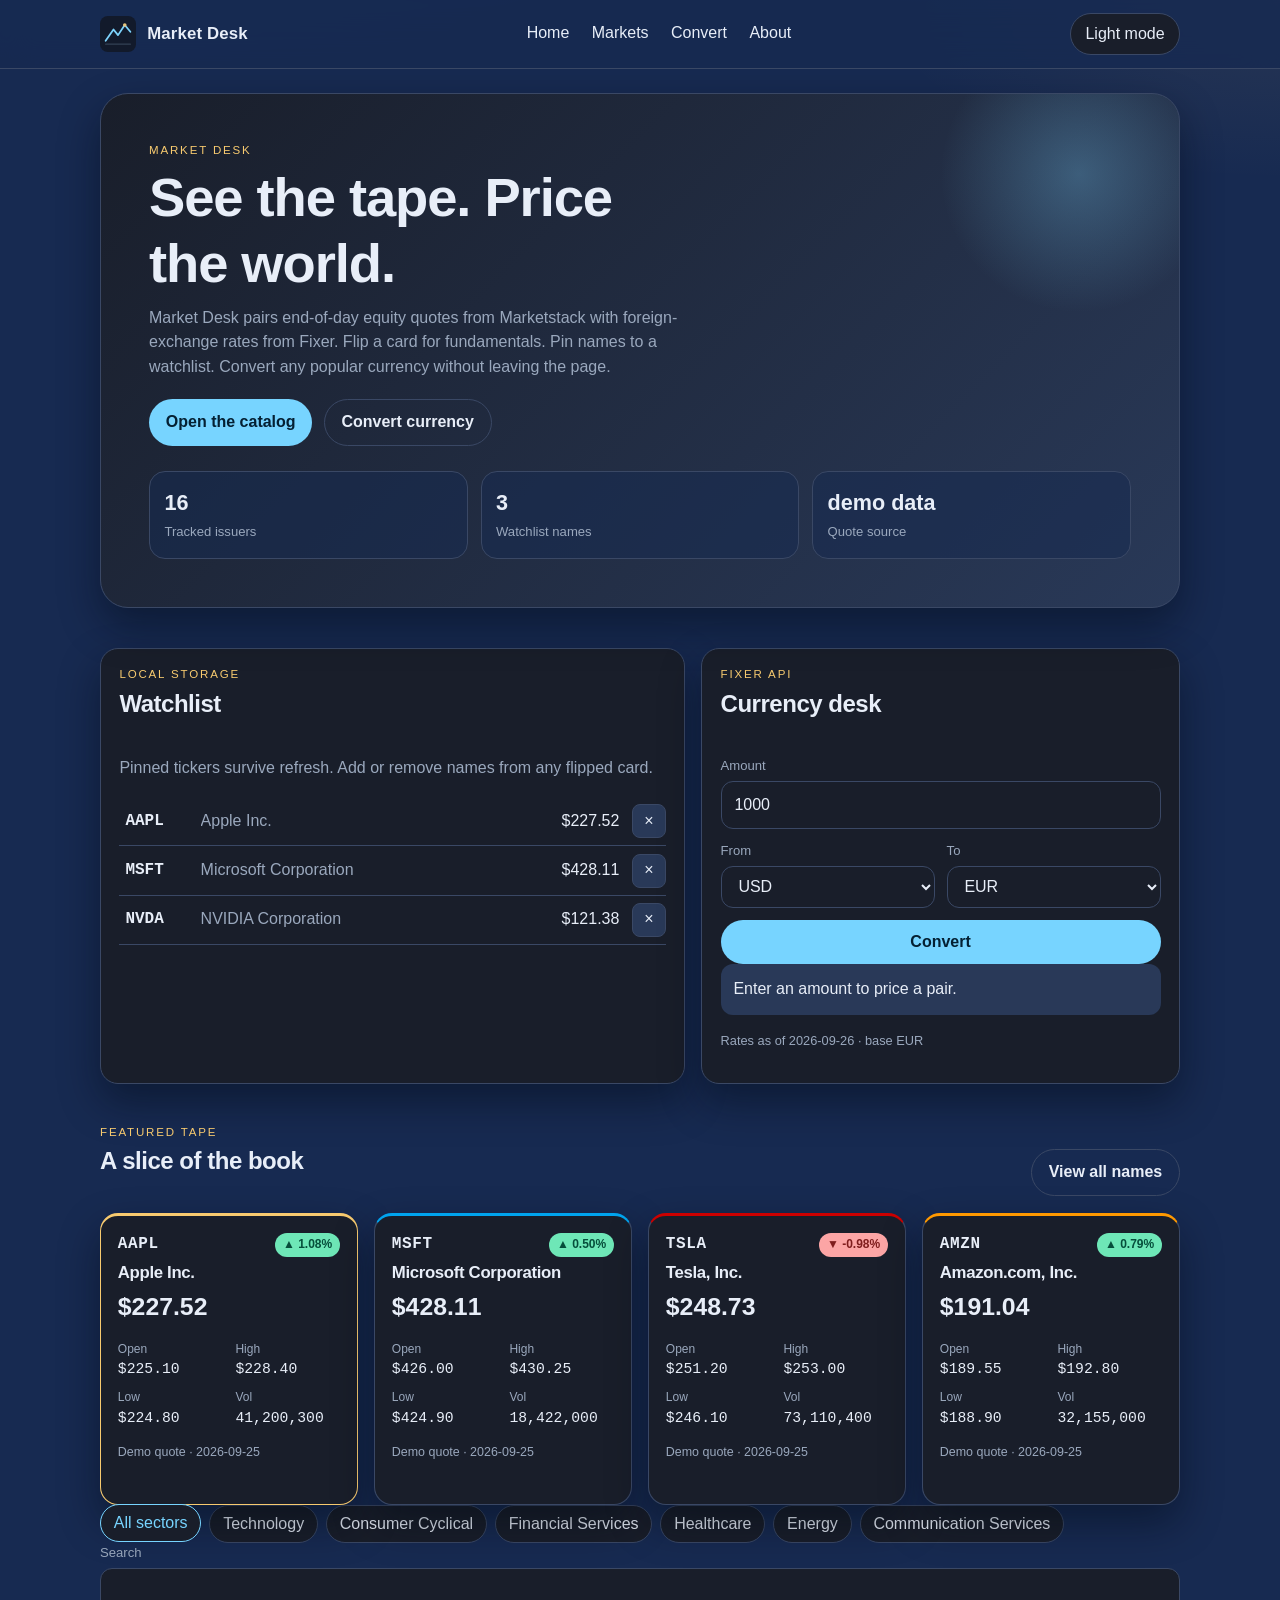
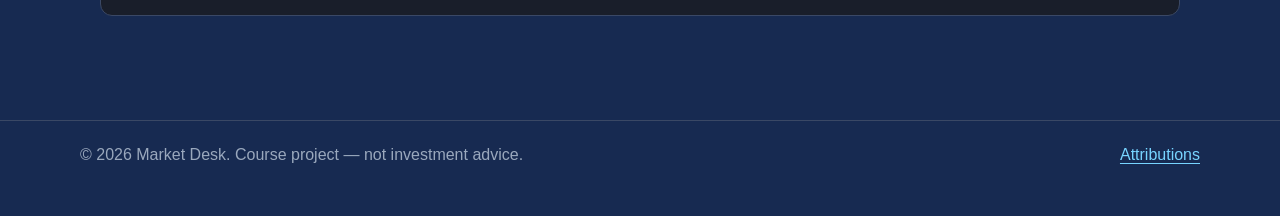
<file: index.html>
<!DOCTYPE html>
<html lang="en-US">

<head>
  <meta charset="utf-8">
  <meta name="viewport" content="width=device-width, initial-scale=1">
  <title>Market Desk | Global quotes and currency converter</title>
  <meta name="description" content="Track a curated book of global equities and convert currencies with live Marketstack and Fixer data.">
  <meta name="author" content="J. Toshio Holt">
  <meta property="og:title" content="Market Desk">
  <meta property="og:description" content="HTML, CSS, and JavaScript market desk with two third-party APIs.">
  <meta property="og:type" content="website">
  <link rel="icon" href="images/favicon.svg" type="image/svg+xml">
  <link rel="stylesheet" href="css/styles.css">
  <script src="js/config.js" defer></script>
  <script type="module" src="js/main.js"></script>
</head>

<body>
  <a class="skip-link" href="#main">Skip to content</a>
  <header class="site-header">
    <div class="header-inner">
      <a class="brand" href="index.html">
        <img src="images/logo.svg" width="36" height="36" alt="">
        <span>Market Desk</span>
      </a>
      <div class="header-actions">
        <button class="theme-toggle" id="theme-toggle" type="button" aria-pressed="false">Light mode</button>
      </div>
      <button class="nav-toggle" id="nav-toggle" type="button" aria-label="Menu" aria-expanded="false"
        aria-controls="site-nav">
        <span></span><span></span><span></span>
      </button>
      <nav class="site-nav" id="site-nav" aria-label="Primary">
        <ul>
          <li><a href="index.html" class="is-current">Home</a></li>
          <li><a href="markets.html">Markets</a></li>
          <li><a href="index.html#converter">Convert</a></li>
          <li><a href="about.html">About</a></li>
        </ul>
      </nav>
    </div>
  </header>

  <main id="main" class="wrap">
    <section class="hero" id="home" aria-labelledby="hero-title">
      <p class="kicker">Market desk</p>
      <h1 id="hero-title">See the tape. Price the world.</h1>
      <p class="lede">
        Market Desk pairs end-of-day equity quotes from Marketstack
        with foreign-exchange rates from Fixer. Flip a card for fundamentals. Pin names to a
        watchlist. Convert any popular currency without leaving the page.
      </p>
      <div class="hero-actions">
        <a class="btn" href="markets.html">Open the catalog</a>
        <a class="btn btn--ghost" href="#converter">Convert currency</a>
      </div>
      <div class="stats" aria-label="Desk snapshot">
        <div class="stat">
          <b id="stat-names">10</b>
          <span>Tracked issuers</span>
        </div>
        <div class="stat">
          <b id="stat-watch">3</b>
          <span>Watchlist names</span>
        </div>
        <div class="stat">
          <b id="stat-live">demo data</b>
          <span>Quote source</span>
        </div>
      </div>
    </section>

    <section class="section panel-grid" aria-label="Watchlist and converter">
      <article class="panel" id="watch">
        <header class="section-head">
          <div>
            <p class="kicker">Local storage</p>
            <h2>Watchlist</h2>
          </div>
        </header>
        <p class="lede">Pinned tickers survive refresh. Add or remove names from any flipped card.</p>
        <ul class="watch-list" id="watchlist"></ul>
      </article>

      <article class="panel" id="converter">
        <header class="section-head">
          <div>
            <p class="kicker">Fixer API</p>
            <h2>Currency desk</h2>
          </div>
        </header>
        <form class="fx-form" id="fx-form">
          <label class="field">
            <span>Amount</span>
            <input id="fx-amount" name="amount" type="number" min="0" step="0.01" value="1000" required>
          </label>
          <div class="fx-row">
            <label class="field">
              <span>From</span>
              <select id="fx-from" name="from"></select>
            </label>
            <label class="field">
              <span>To</span>
              <select id="fx-to" name="to"></select>
            </label>
          </div>
          <button class="btn" type="submit">Convert</button>
        </form>
        <p class="fx-result" id="fx-result" aria-live="polite">Enter an amount to price a pair.</p>
        <p id="fx-stamp"></p>
      </article>
    </section>

    <section class="section" id="featured" aria-labelledby="featured-title">
      <header class="section-head">
        <div>
          <p class="kicker">Featured tape</p>
          <h2 id="featured-title">A slice of the book</h2>
        </div>
        <a class="btn btn--ghost" href="markets.html">View all names</a>
      </header>
      <div class="card-grid" id="catalog-grid" data-limit="4" aria-live="polite"></div>
      <div id="sector-filters" class="chip-row" hidden></div>
      <label class="field" hidden>
        <span>Search</span>
        <input id="ticker-search" type="search">
      </label>
    </section>
  </main>

  <footer class="site-footer">
    <div class="footer-inner">
      <p>&copy; <span id="year"></span> Market Desk. Course project — not investment advice.</p>
      <p><a href="about.html">Attributions</a></p>
    </div>
  </footer>
</body>

</html>
</file>
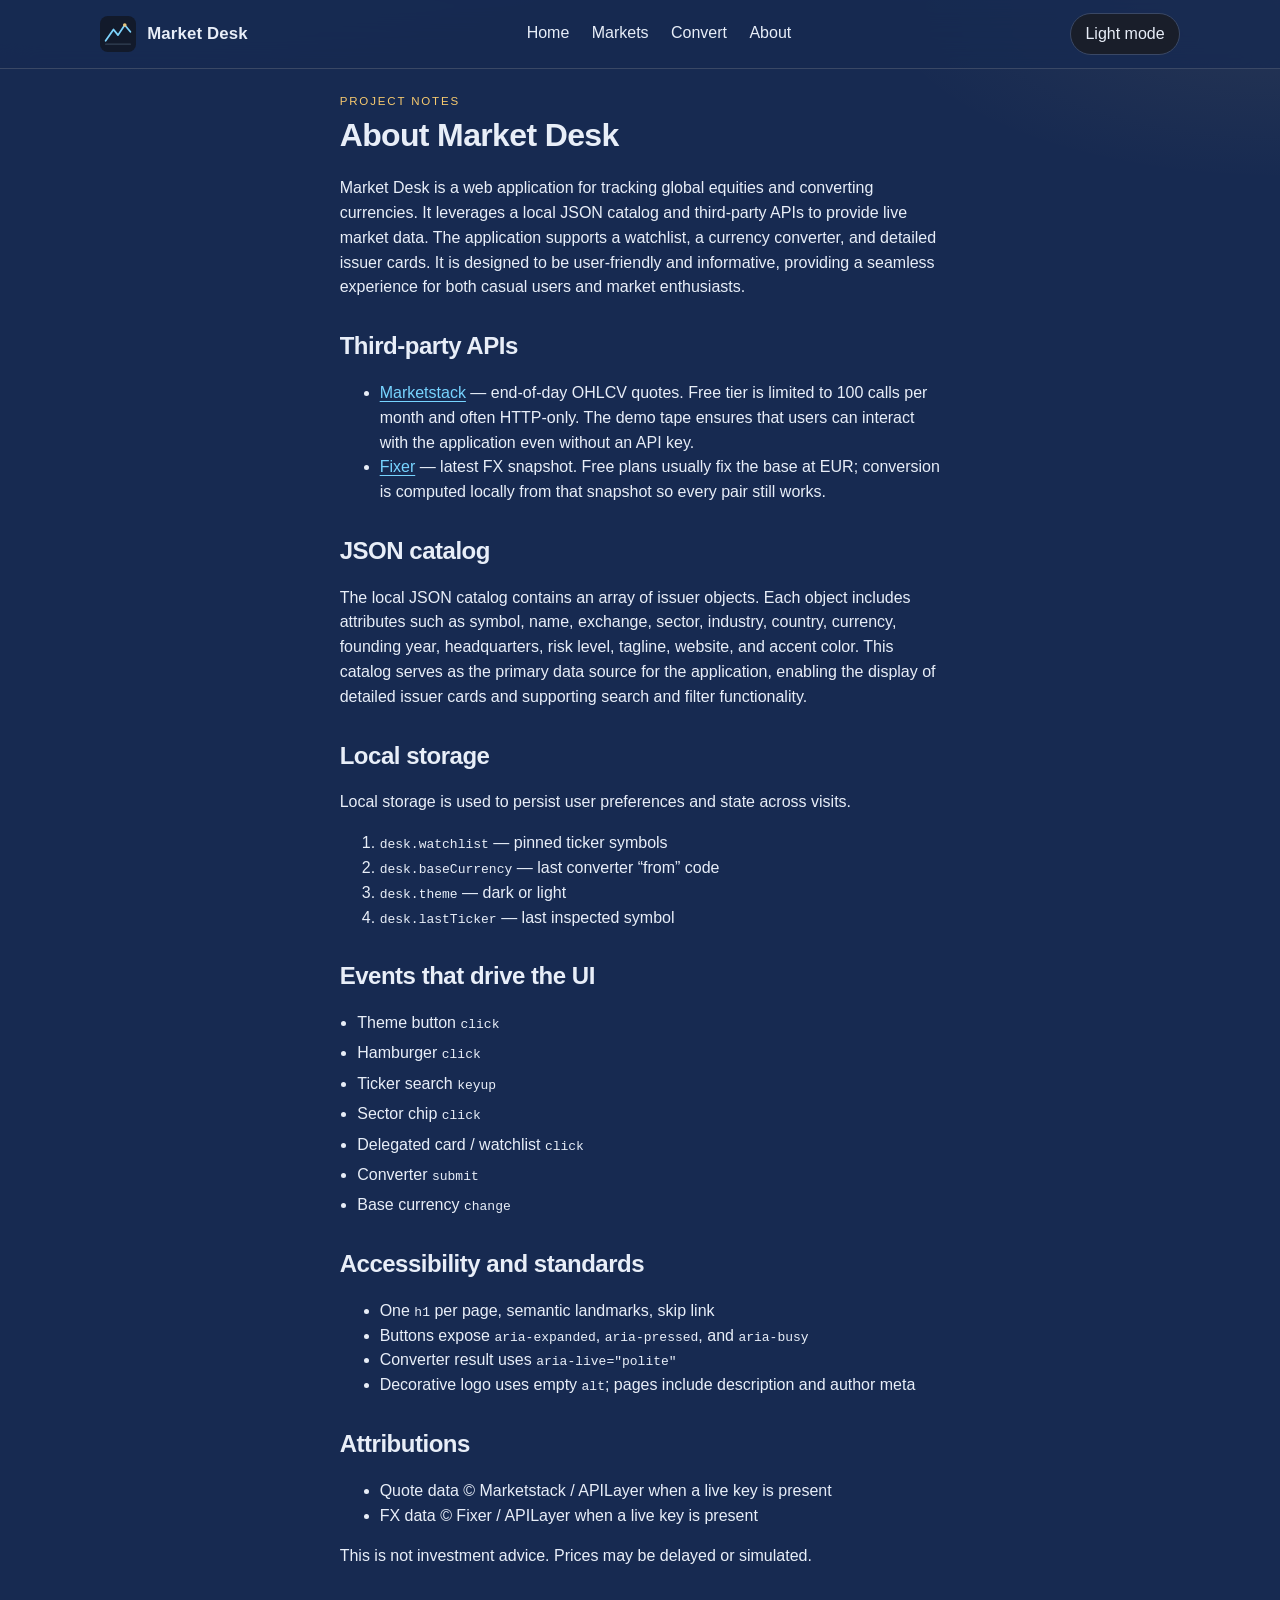
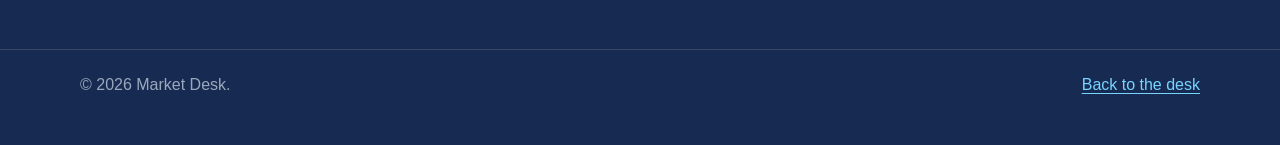
<file: about.html>
<!DOCTYPE html>
<html lang="en-US">

<head>
  <meta charset="utf-8">
  <meta name="viewport" content="width=device-width, initial-scale=1">
  <title>About and Attributions | Market Desk</title>
  <meta name="description" content="Architecture notes, API attributions, and local-storage behavior for the Market Desk project.">
  <meta name="author" content="J. Toshio Holt">
  <link rel="icon" href="images/favicon.svg" type="image/svg+xml">
  <link rel="stylesheet" href="css/styles.css">
  <script src="js/config.js" defer></script>
  <script type="module" src="js/main.js"></script>
</head>

<body>
  <a class="skip-link" href="#main">Skip to content</a>
  <header class="site-header">
    <div class="header-inner">
      <a class="brand" href="index.html">
        <img src="images/logo.svg" width="36" height="36" alt="">
        <span>Market Desk</span>
      </a>
      <div class="header-actions">
        <button class="theme-toggle" id="theme-toggle" type="button" aria-pressed="false">Light mode</button>
      </div>
      <button class="nav-toggle" id="nav-toggle" type="button" aria-label="Menu" aria-expanded="false"
        aria-controls="site-nav">
        <span></span><span></span><span></span>
      </button>
      <nav class="site-nav" id="site-nav" aria-label="Primary">
        <ul>
          <li><a href="index.html">Home</a></li>
          <li><a href="markets.html">Markets</a></li>
          <li><a href="index.html#converter">Convert</a></li>
          <li><a href="about.html" class="is-current">About</a></li>
        </ul>
      </nav>
    </div>
  </header>

  <main id="main" class="wrap prose">
    <p class="kicker">Project notes</p>
    <h1>About Market Desk</h1>
    <p>
      Market Desk is a web application for tracking global equities and converting currencies. It leverages a local JSON catalog and third-party APIs to provide live market data.
      The application supports a watchlist, a currency converter, and detailed issuer cards.
      It is designed to be user-friendly and informative, providing a seamless experience for both casual users and market enthusiasts.
    </p>

    <h2>Third-party APIs</h2>
    <ul>
      <li>
        <a href="https://marketstack.com/" rel="noopener noreferrer">Marketstack</a>
        — end-of-day OHLCV quotes. Free tier is limited to 100 calls per month and often HTTP-only.
        The demo tape ensures that users can interact with the application even without an API key.
      </li>
      <li>
        <a href="https://fixer.io/" rel="noopener noreferrer">Fixer</a>
        — latest FX snapshot. Free plans usually fix the base at EUR; conversion is computed
        locally from that snapshot so every pair still works.
      </li>
    </ul>

    <h2>JSON catalog</h2>
    <p>
      The local JSON catalog contains an array of issuer objects. Each object includes attributes such as symbol, name, exchange, sector, industry, country, currency, founding year, headquarters, risk level, tagline, website, and accent color. This catalog serves as the primary data source for the application, enabling the display of detailed issuer cards and supporting search and filter functionality.
    </p>

    <h2>Local storage</h2>
    <p>Local storage is used to persist user preferences and state across visits.</p>
    <ol>
      <li><code>desk.watchlist</code> — pinned ticker symbols</li>
      <li><code>desk.baseCurrency</code> — last converter “from” code</li>
      <li><code>desk.theme</code> — dark or light</li>
      <li><code>desk.lastTicker</code> — last inspected symbol</li>
    </ol>

    <h2>Events that drive the UI</h2>
    <ul class="checklist">
      <li>Theme button <code>click</code></li>
      <li>Hamburger <code>click</code></li>
      <li>Ticker search <code>keyup</code></li>
      <li>Sector chip <code>click</code></li>
      <li>Delegated card / watchlist <code>click</code></li>
      <li>Converter <code>submit</code></li>
      <li>Base currency <code>change</code></li>
    </ul>

    <h2>Accessibility and standards</h2>
    <ul>
      <li>One <code>h1</code> per page, semantic landmarks, skip link</li>
      <li>Buttons expose <code>aria-expanded</code>, <code>aria-pressed</code>, and <code>aria-busy</code></li>
      <li>Converter result uses <code>aria-live="polite"</code></li>
      <li>Decorative logo uses empty <code>alt</code>; pages include description and author meta</li>
    </ul>

    <h2>Attributions</h2>
    <ul>
      <li>Quote data © Marketstack / APILayer when a live key is present</li>
      <li>FX data © Fixer / APILayer when a live key is present</li>
    </ul>
    <p>This is not investment advice. Prices may be delayed or simulated.</p>
  </main>

  <footer class="site-footer">
    <div class="footer-inner">
      <p>&copy; <span id="year"></span> Market Desk.</p>
      <p><a href="index.html">Back to the desk</a></p>
    </div>
  </footer>
</body>

</html>
</file>
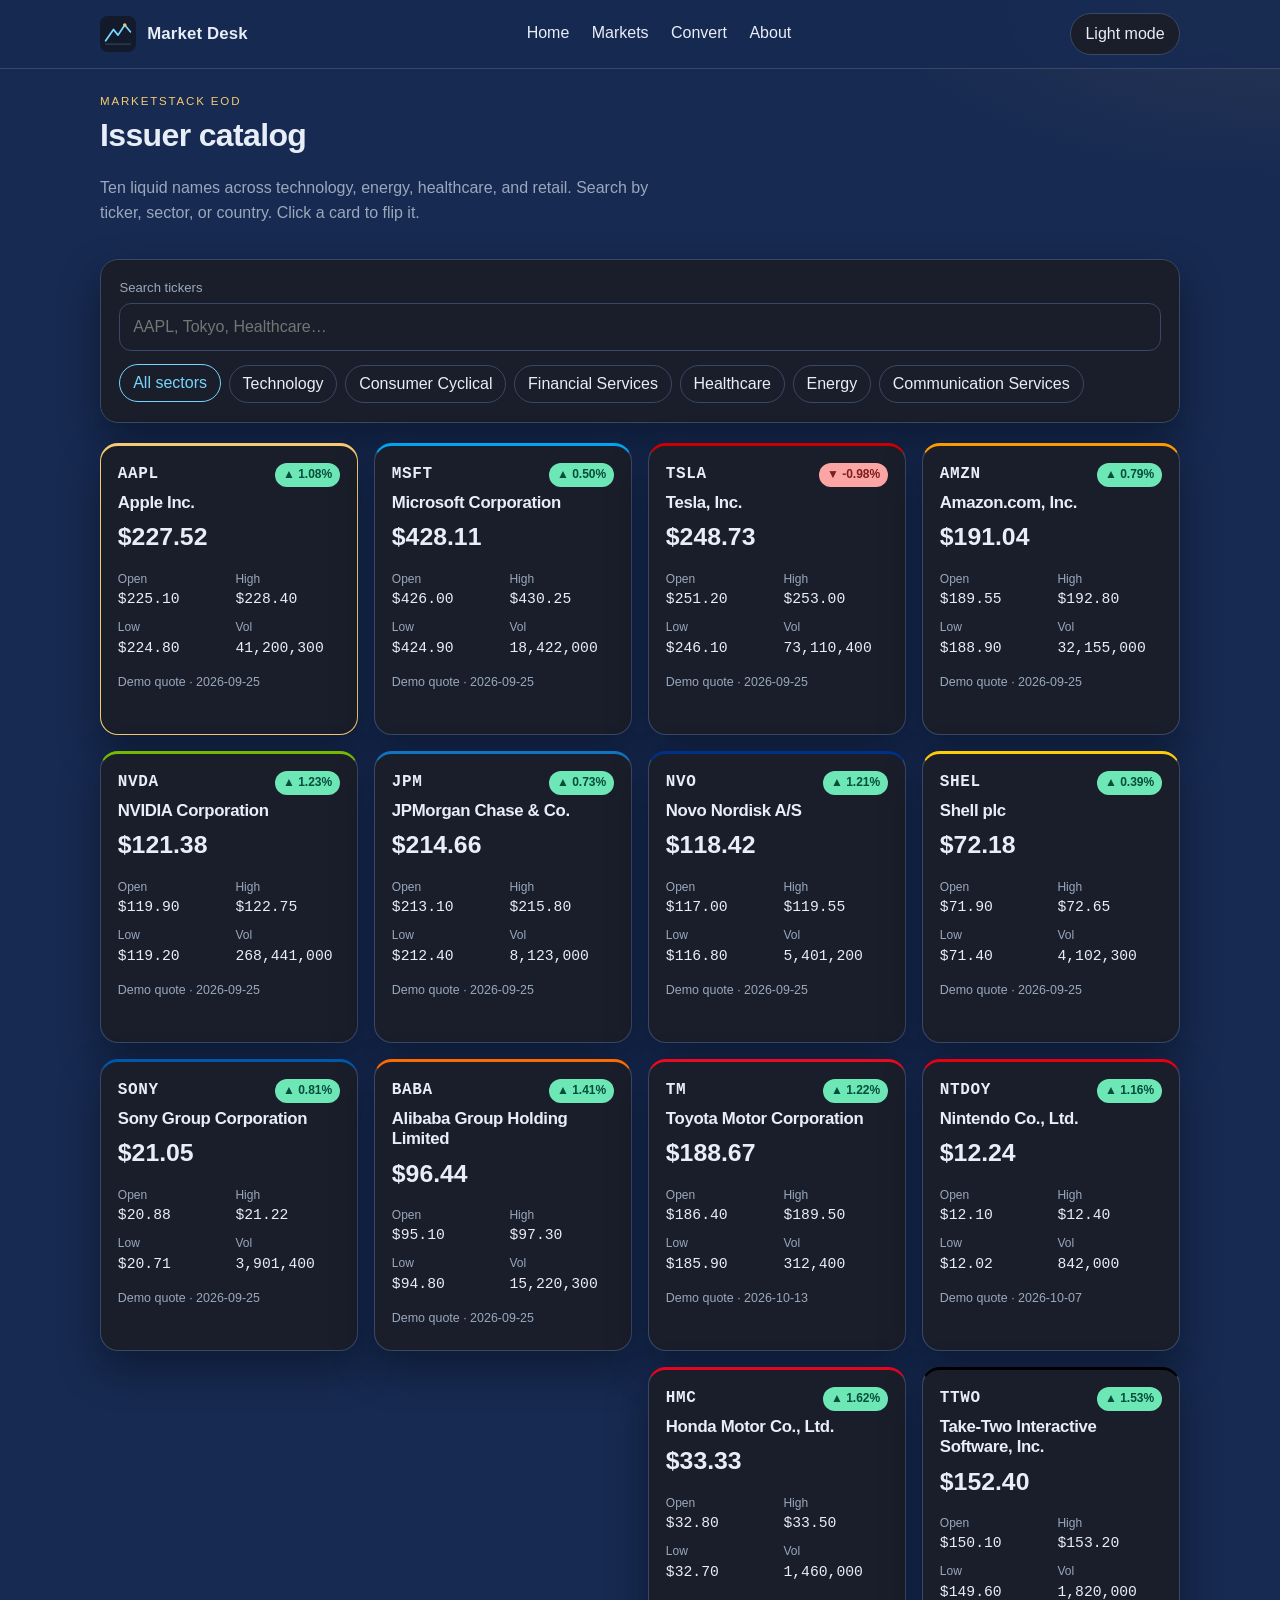
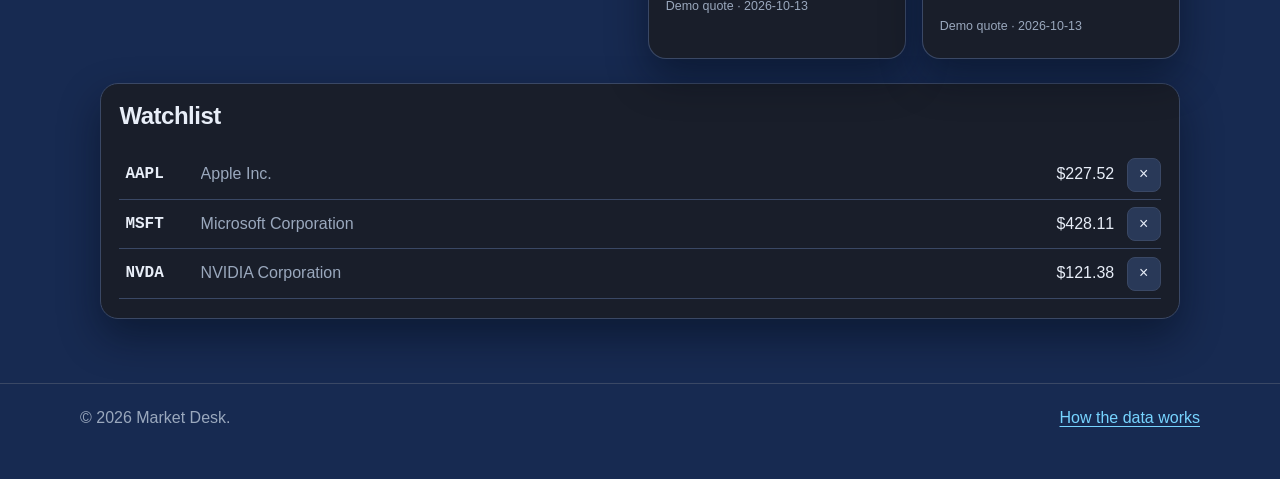
<file: markets.html>
<!DOCTYPE html>
<html lang="en-US">

<head>
  <meta charset="utf-8">
  <meta name="viewport" content="width=device-width, initial-scale=1">
  <title>Markets catalog | Market Desk</title>
  <meta name="description" content="Filter and inspect a curated catalog of global issuers with end-of-day quotes.">
  <meta name="author" content="J. Toshio Holt">
  <link rel="icon" href="images/favicon.svg" type="image/svg+xml">
  <link rel="stylesheet" href="css/styles.css">
  <script src="js/config.js" defer></script>
  <script type="module" src="js/main.js"></script>
</head>

<body>
  <a class="skip-link" href="#main">Skip to content</a>
  <header class="site-header">
    <div class="header-inner">
      <a class="brand" href="index.html">
        <img src="images/logo.svg" width="36" height="36" alt="">
        <span>Market Desk</span>
      </a>
      <div class="header-actions">
        <button class="theme-toggle" id="theme-toggle" type="button" aria-pressed="false">Light mode</button>
      </div>
      <button class="nav-toggle" id="nav-toggle" type="button" aria-label="Menu" aria-expanded="false"
        aria-controls="site-nav">
        <span></span><span></span><span></span>
      </button>
      <nav class="site-nav" id="site-nav" aria-label="Primary">
        <ul>
          <li><a href="index.html">Home</a></li>
          <li><a href="markets.html" class="is-current">Markets</a></li>
          <li><a href="index.html#converter">Convert</a></li>
          <li><a href="about.html">About</a></li>
        </ul>
      </nav>
    </div>
  </header>

  <main id="main" class="wrap">
    <header class="section-head">
      <div>
        <p class="kicker">Marketstack EOD</p>
        <h1>Issuer catalog</h1>
        <p class="lede">
          Ten liquid names across technology, energy, healthcare, and retail.
          Search by ticker, sector, or country. Click a card to flip it.
        </p>
      </div>
    </header>

    <div class="panel" style="margin-bottom: 1.25rem;">
      <label class="field">
        <span>Search tickers</span>
        <input id="ticker-search" type="search" placeholder="AAPL, Tokyo, Healthcare…" autocomplete="off">
      </label>
      <div class="chip-row" id="sector-filters" style="margin-top: 0.9rem;"></div>
    </div>

    <div class="card-grid" id="catalog-grid" aria-live="polite"></div>

    <aside class="panel" id="watch" style="margin-top: 1.5rem;">
      <h2>Watchlist</h2>
      <ul class="watch-list" id="watchlist"></ul>
    </aside>
  </main>

  <footer class="site-footer">
    <div class="footer-inner">
      <p>&copy; <span id="year"></span> Market Desk.</p>
      <p><a href="about.html">How the data works</a></p>
    </div>
  </footer>
</body>

</html>
</file>
<file: css/styles.css>
/* Global CSS variables and base styles ------------------------------------------------------------------------------------------------------------- */
:root {
  --bg: #172a51;
  --bg-elevated: #191e2a;
  --bg-soft: #293958;
  --line: #3a4865;
  --text: #e8eef8;
  --muted: #9aa8bd;
  --accent: #77d4ff;
  --accent-strong: #62cffe;
  --gold: #f7ca6f;
  --up: #34d399;
  --down: #fa6262;
  --danger: #cc4155;
  --shadow: 0 18px 40px rgba(3, 8, 20, 0.45);
  --radius: 18px;
  --font: "Segoe UI", "Source Sans 3", "Helvetica Neue", Arial, sans-serif;
  --mono: "Cambria Math", "IBM Plex Mono", ui-monospace, monospace;
  --max: 1120px;
  --header-h: 4.25rem;
}

[data-theme="light"] {
  --bg: #cfdef7;
  --bg-elevated: #ffffff;
  --bg-soft: #e8eef7;
  --line: #d5deeb;
  --text: #122033;
  --muted: #4b5b70;
  --accent: #ffc95d;
  --accent-strong: #08557b;
  --gold: #b45309;
  --shadow: 0 16px 32px rgba(15, 35, 70, 0.08);
}


/* Base element styles ------------------------------------------------------------------------------------------------------------- */
*,
*::before,
*::after {
  box-sizing: border-box;
}

html {
  scroll-behavior: smooth;
}

body {
  margin: 0;
  min-height: 100vh;
  font-family: var(--font);
  color: var(--text);
  background:
    radial-gradient(1200px 500px at 10% -10%, rgba(125, 211, 252, 0.12), transparent 50%),
    radial-gradient(900px 400px at 100% 0%, rgba(232, 196, 124, 0.08), transparent 45%),
    var(--bg);
  line-height: 1.55;
  transition: background-color 0.35s ease, color 0.35s ease;
}

img {
  max-width: 100%;
  height: auto;
  display: block;
}

a {
  color: var(--accent);
  text-decoration-thickness: 1px;
  text-underline-offset: 0.18em;
}

a:hover {
  color: var(--accent-strong);
}

h1,
h2,
h3,
p {
  margin-top: 0;
}

h1,
h2,
h3 {
  line-height: 1.2;
  letter-spacing: -0.02em;
}

button,
input,
select {
  font: inherit;
}


/* Skip link ------------------------------------------------------------------------------------------------------------- */
.skip-link {
  position: absolute;
  left: 1rem;
  top: -4rem;
  background: var(--accent);
  color: #042033;
  padding: 0.6rem 1rem;
  border-radius: 999px;
  z-index: 100;
}

.skip-link:focus {
  top: 0.75rem;
}


/* Header / navigation ------------------------------------------------------------------------------------------------------------- */
.site-header {
  position: sticky;
  top: 0;
  z-index: 20;
  backdrop-filter: blur(16px);
  background: color-mix(in srgb, var(--bg) 82%, transparent);
  border-bottom: 1px solid var(--line);
}

.header-inner {
  max-width: var(--max);
  margin: 0 auto;
  min-height: var(--header-h);
  padding: 0.75rem 1.25rem;
  display: flex;
  align-items: center;
  gap: 1rem;
}

.brand {
  display: flex;
  align-items: center;
  gap: 0.7rem;
  color: var(--text);
  text-decoration: none;
  font-weight: 700;
  letter-spacing: 0.01em;
}

.brand img {
  width: 36px;
  height: 36px;
}

.brand span {
  font-size: 1.05rem;
}

.visually-hidden {
  position: absolute;
  width: 1px;
  height: 1px;
  padding: 0;
  margin: -1px;
  overflow: hidden;
  clip: rect(0, 0, 0, 0);
  white-space: nowrap;
  border: 0;
}

.header-actions {
  margin-left: auto;
  display: block;
}

.nav-toggle {
  width: 44px;
  height: 44px;
  border: 1px solid var(--line);
  border-radius: 10px;
  background: var(--bg-elevated);
  color: var(--text);
  display: inline-flex;
  flex-direction: column;
  justify-content: center;
  align-items: center;
  gap: 5px;
  cursor: pointer;
}

.nav-toggle span {
  display: block;
  width: 18px;
  height: 2px;
  background: currentColor;
  transition: transform 0.25s ease, opacity 0.2s ease;
}

.nav-toggle[aria-expanded="true"] span:nth-child(1) {
  transform: translateY(7px) rotate(45deg);
}

.nav-toggle[aria-expanded="true"] span:nth-child(2) {
  opacity: 0;
}

.nav-toggle[aria-expanded="true"] span:nth-child(3) {
  transform: translateY(-7px) rotate(-45deg);
}

.site-nav {
  display: none;
  width: 100%;
}

.site-nav.is-open {
  display: block;
}

.site-nav ul {
  list-style: none;
  margin: 0;
  padding: 0.25rem 0 0.75rem;
}

.site-nav a {
  display: block;
  padding: 0.7rem 0.2rem;
  color: var(--text);
  text-decoration: none;
  border-bottom: 2px solid transparent;
}

.site-nav a.is-current,
.site-nav a:hover,
.site-nav a:focus-visible {
  color: var(--accent);
  border-bottom-color: var(--accent);
}

.theme-toggle {
  border: 1px solid var(--line);
  background: var(--bg-elevated);
  color: var(--text);
  border-radius: 999px;
  padding: 0.45rem 0.9rem;
  cursor: pointer;
  transition: transform 0.2s ease, background-color 0.2s ease;
}

.theme-toggle:hover {
  transform: translateY(-1px);
}

@media (min-width: 800px) {
  .nav-toggle {
    display: none;
  }

  .header-inner {
    display: flex;
    align-items: center;
    gap: 1rem;
  }

  .header-actions {
    margin-left: 0;
    order: 3;
  }

  .site-nav {
    order: 2;
    margin-left: auto;
    margin-right: auto;
  }

  .site-nav {
    display: block;
    width: auto;
    justify-self: center;
  }

  .site-nav ul {
    display: flex;
    gap: 1.4rem;
    padding: 0;
  }

  .site-nav a {
    padding: 0.35rem 0;
  }

  .header-actions {
    display: block;
  }
}


/* Layout helpers ------------------------------------------------------------------------------------------------------------- */
.wrap {
  max-width: var(--max);
  margin: 0 auto;
  padding: 1.5rem 1.25rem 4rem;
}

.section {
  margin: 2.5rem 0;
}

.section-head {
  display: flex;
  flex-wrap: wrap;
  justify-content: space-between;
  align-items: end;
  gap: 1rem;
  margin-bottom: 1.1rem;
}

.kicker {
  text-transform: uppercase;
  letter-spacing: 0.16em;
  font-size: 0.72rem;
  color: var(--gold);
  margin-bottom: 0.35rem;
}

.lede {
  color: var(--muted);
  max-width: 62ch;
}


/* Buttons, chips, fields ------------------------------------------------------------------------------------------------------------- */
.btn {
  display: inline-flex;
  align-items: center;
  justify-content: center;
  gap: 0.4rem;
  border: 0;
  border-radius: 999px;
  padding: 0.62rem 1.05rem;
  cursor: pointer;
  text-decoration: none;
  background: var(--accent);
  color: #042033;
  font-weight: 650;
  transition: transform 0.2s ease, box-shadow 0.2s ease, background-color 0.2s ease;
}

.btn:hover {
  transform: translateY(-2px);
  box-shadow: 0 10px 20px rgba(56, 189, 248, 0.22);
}

.btn--ghost {
  background: transparent;
  color: var(--text);
  border: 1px solid var(--line);
}

.btn--link {
  background: transparent;
  color: var(--accent);
  padding-inline: 0.2rem;
}

.chip-row {
  display: flex;
  flex-wrap: wrap;
  gap: 0.5rem;
}

.chip {
  border: 1px solid var(--line);
  background: var(--bg-elevated);
  color: var(--text);
  border-radius: 999px;
  padding: 0.35rem 0.8rem;
  cursor: pointer;
  transition: background-color 0.2s ease, border-color 0.2s ease, transform 0.2s ease;
}

.chip:hover,
.chip.is-active {
  border-color: var(--accent);
  color: var(--accent);
  transform: translateY(-1px);
}

.field {
  display: grid;
  gap: 0.3rem;
}

.field span {
  font-size: 0.82rem;
  color: var(--muted);
}

input[type="text"],
input[type="number"],
input[type="search"],
select {
  width: 100%;
  border: 1px solid var(--line);
  background: var(--bg-elevated);
  color: var(--text);
  border-radius: 12px;
  padding: 0.65rem 0.8rem;
}

input:focus-visible,
select:focus-visible,
button:focus-visible,
a:focus-visible {
  outline: 2px solid var(--accent);
  outline-offset: 2px;
}


/* Hero ------------------------------------------------------------------------------------------------------------- */
.hero {
  position: relative;
  overflow: hidden;
  border: 1px solid var(--line);
  border-radius: 28px;
  padding: clamp(1.4rem, 4vw, 3rem);
  background: linear-gradient(135deg, var(--bg-elevated), var(--bg-soft));
  box-shadow: var(--shadow);
}

.hero::after {
  content: "";
  position: absolute;
  width: 280px;
  height: 280px;
  right: -40px;
  top: -60px;
  border-radius: 50%;
  background: radial-gradient(circle, rgba(125, 211, 252, 0.28), transparent 70%);
  animation: drift 12s ease-in-out infinite alternate;
  pointer-events: none;
}

@keyframes drift {
  from {
    transform: translate3d(0, 0, 0) scale(1);
  }
  to {
    transform: translate3d(-30px, 24px, 0) scale(1.12);
  }
}

.hero h1 {
  font-size: clamp(2rem, 5vw, 3.4rem);
  max-width: 16ch;
  margin-bottom: 0.6rem;
}

.hero-actions {
  display: flex;
  flex-wrap: wrap;
  gap: 0.7rem;
  margin: 1.2rem 0 1.6rem;
}

.stats {
  display: grid;
  grid-template-columns: repeat(3, minmax(0, 1fr));
  gap: 0.8rem;
}

.stat {
  background: color-mix(in srgb, var(--bg) 55%, transparent);
  border: 1px solid var(--line);
  border-radius: 16px;
  padding: 0.85rem 0.9rem;
}

.stat b {
  display: block;
  font-size: 1.35rem;
}

.stat span {
  color: var(--muted);
  font-size: 0.82rem;
}


/* Cards + 3D flip ------------------------------------------------------------------------------------------------------------- */
.card-grid {
  display: grid;
  grid-template-columns: repeat(auto-fill, minmax(250px, 1fr));
  gap: 1rem;
}

.stock-card {
  perspective: 1400px;
  min-height: 292px;
  cursor: pointer;
}

.stock-card__inner {
  position: relative;
  min-height: 292px;
  transform-style: preserve-3d;
  transition: transform 0.7s cubic-bezier(0.2, 0.7, 0.2, 1);
}

.stock-card.is-flipped .stock-card__inner {
  transform: rotateY(180deg);
}

.stock-card__face {
  position: absolute;
  inset: 0;
  backface-visibility: hidden;
  -webkit-backface-visibility: hidden;
  border: 1px solid var(--line);
  border-radius: var(--radius);
  background: var(--bg-elevated);
  padding: 1rem 1.05rem;
  box-shadow: var(--shadow);
  transition: transform 0.25s ease, border-color 0.25s ease;
}

.stock-card:hover .stock-card__face--front {
  transform: translateY(-4px);
  border-color: color-mix(in srgb, var(--accent) 50%, var(--line));
}

.stock-card.is-focused .stock-card__face {
  border-color: var(--gold);
}

.stock-card__face--front {
  border-top: 3px solid var(--accent);
}

.stock-card__face--back {
  transform: rotateY(180deg);
  overflow: auto;
}

.stock-card__head {
  display: flex;
  justify-content: space-between;
  align-items: center;
  margin-bottom: 0.35rem;
}

.stock-card__ticker {
  font-family: var(--mono);
  font-weight: 700;
  letter-spacing: 0.04em;
}

.stock-card__name {
  font-size: 1.05rem;
  margin-bottom: 0.35rem;
}

.stock-card__price {
  font-size: 1.55rem;
  font-weight: 700;
  margin: 0.2rem 0 0.8rem;
}

.stock-card__meta {
  display: grid;
  grid-template-columns: 1fr 1fr;
  gap: 0.45rem 0.8rem;
  margin: 0;
}

.stock-card__meta dt {
  color: var(--muted);
  font-size: 0.75rem;
}

.stock-card__meta dd {
  margin: 0;
  font-family: var(--mono);
  font-size: 0.92rem;
}

.stock-card__source {
  margin: 0.85rem 0 0;
  color: var(--muted);
  font-size: 0.78rem;
}

.stock-card__tagline {
  color: var(--muted);
  font-style: italic;
}

.stock-card__facts {
  margin: 0 0 1rem;
  padding: 0;
  list-style: none;
  font-size: 0.9rem;
}

.stock-card__facts li {
  display: flex;
  justify-content: space-between;
  gap: 0.75rem;
  padding: 0.28rem 0;
  border-bottom: 1px solid var(--line);
}

.stock-card__actions {
  display: flex;
  flex-wrap: wrap;
  gap: 0.6rem;
}

.pill {
  font-size: 0.75rem;
  border-radius: 999px;
  padding: 0.18rem 0.5rem;
  font-weight: 700;
}

.pill--up {
  color: #064e3b;
  background: #6ee7b7;
}

.pill--down {
  color: #7f1d1d;
  background: #fca5a5;
}

[data-theme="light"] .pill--up {
  background: #bbf7d0;
}


/* Watchlist + converter panels ------------------------------------------------------------------------------------------------------------- */
.panel-grid {
  display: grid;
  gap: 1rem;
}

@media (min-width: 860px) {
  .panel-grid {
    grid-template-columns: 1.1fr 0.9fr;
  }
}

.panel {
  background: var(--bg-elevated);
  border: 1px solid var(--line);
  border-radius: var(--radius);
  padding: 1.1rem 1.15rem 1.2rem;
  box-shadow: var(--shadow);
}

.watch-list {
  list-style: none;
  margin: 0;
  padding: 0;
}

.watch-item {
  display: grid;
  grid-template-columns: 1fr auto;
  gap: 0.4rem;
  align-items: center;
  border-bottom: 1px solid var(--line);
  padding: 0.45rem 0;
}

.watch-item__main {
  display: grid;
  grid-template-columns: 4.2rem 1fr auto;
  gap: 0.5rem;
  align-items: center;
  width: 100%;
  border: 0;
  background: transparent;
  color: inherit;
  text-align: left;
  cursor: pointer;
}

.watch-item__sym {
  font-family: var(--mono);
  font-weight: 700;
}

.watch-item__name {
  color: var(--muted);
  overflow: hidden;
  text-overflow: ellipsis;
  white-space: nowrap;
}

.icon-btn {
  width: 34px;
  height: 34px;
  border-radius: 8px;
  border: 1px solid var(--line);
  background: var(--bg-soft);
  color: var(--text);
  cursor: pointer;
}

.fx-form {
  display: grid;
  gap: 0.75rem;
}

.fx-row {
  display: grid;
  grid-template-columns: 1fr 1fr;
  gap: 0.75rem;
}

.fx-result {
  min-height: 3rem;
  border-radius: 12px;
  background: var(--bg-soft);
  padding: 0.8rem;
}

.fx-result.is-pop {
  animation: pop 0.4s ease;
}

@keyframes pop {
  0% {
    transform: scale(0.96);
  }
  60% {
    transform: scale(1.03);
  }
  100% {
    transform: scale(1);
  }
}

#fx-stamp {
  color: var(--muted);
  font-size: 0.8rem;
}

.empty-state {
  color: var(--muted);
}


/* About page ------------------------------------------------------------------------------------------------------------- */
.prose {
  max-width: 72ch;
}

.prose h2 {
  margin-top: 2rem;
}

.checklist {
  padding-left: 1.1rem;
}

.checklist li {
  margin: 0.35rem 0;
}

.callout {
  border-left: 3px solid var(--gold);
  background: var(--bg-elevated);
  padding: 0.9rem 1rem;
  border-radius: 0 12px 12px 0;
}


/* Footer + toasts ------------------------------------------------------------------------------------------------------------- */
.site-footer {
  border-top: 1px solid var(--line);
  padding: 1.4rem 1.25rem 2rem;
  color: var(--muted);
}

.footer-inner {
  max-width: var(--max);
  margin: 0 auto;
  display: flex;
  flex-wrap: wrap;
  justify-content: space-between;
  gap: 0.75rem;
}

#toast-host {
  position: fixed;
  right: 1rem;
  bottom: 1rem;
  display: grid;
  gap: 0.5rem;
  z-index: 40;
}

.toast {
  min-width: 220px;
  max-width: 320px;
  background: var(--bg-elevated);
  border: 1px solid var(--line);
  color: var(--text);
  border-radius: 12px;
  padding: 0.7rem 0.85rem;
  box-shadow: var(--shadow);
  opacity: 0;
  transform: translateY(12px);
  transition: opacity 0.28s ease, transform 0.28s ease;
}

.toast.is-visible {
  opacity: 1;
  transform: translateY(0);
}

.toast--error {
  border-color: var(--danger);
}

[aria-busy="true"] {
  opacity: 0.6;
}

@media (max-width: 799px) {
  .header-inner {
    flex-wrap: wrap;
  }

  .site-nav {
    flex-basis: 100%;
  }

  .stats {
    grid-template-columns: 1fr;
  }
}
</file>
